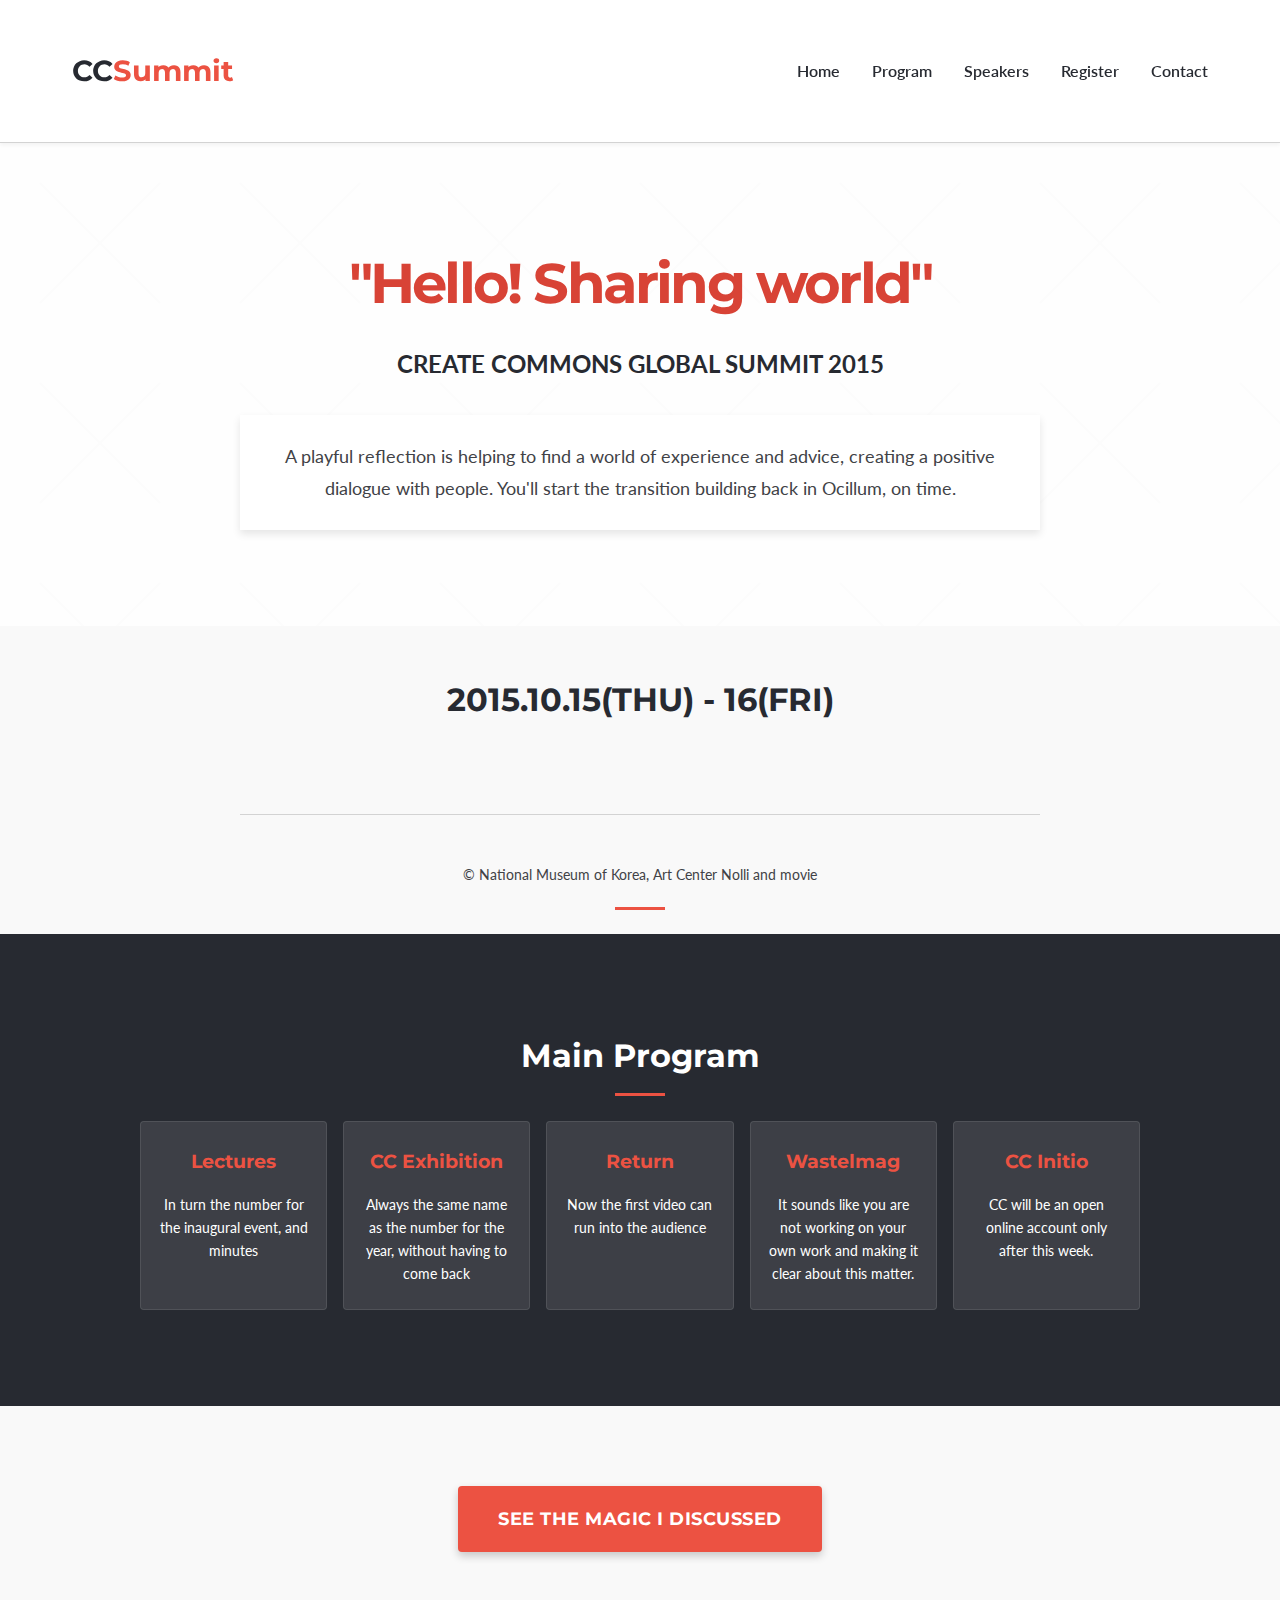
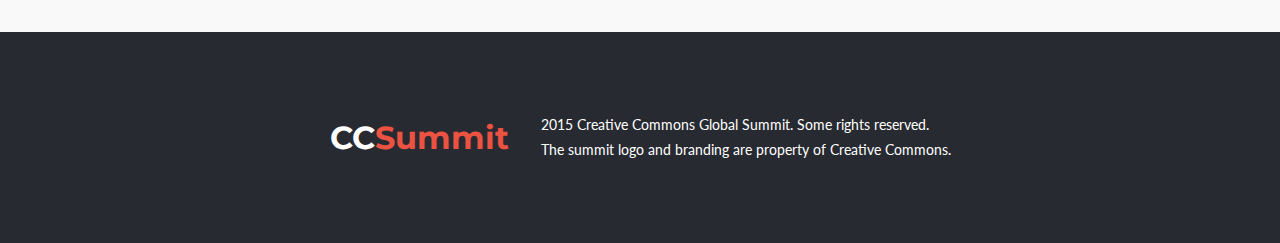
<file: index.html>
<!DOCTYPE html>
<html lang="en">
<head>
    <meta charset="UTF-8">
    <meta name="viewport" content="width=device-width, initial-scale=1.0">
    <title>CREATE COMMONS GLOBAL SUMMIT 2015</title>
    <link rel="preconnect" href="https://fonts.googleapis.com">
    <link rel="preconnect" href="https://fonts.gstatic.com" crossorigin>
    <link href="https://fonts.googleapis.com/css2?family=Lato:wght@300;400;700;900&family=Montserrat:wght@600;700&display=swap" rel="stylesheet">
    <link rel="stylesheet" href="style.css">
</head>
<body> 
 <!-- ✅ Navigation Bar -->
  <header class="navbar">
    <div class="container">
      <div class="nav-brand">CC<span>Summit</span></div>
      <button class="nav-toggle" aria-label="Toggle navigation">☰</button>
      <nav class="nav-menu">
        <ul>
          <li><a href="index.html">Home</a></li>
          <li><a href="program.html">Program</a></li>
          <li><a href="speaker.html">Speakers</a></li>
          <li><a href="register.html">Register</a></li>
          <li><a href="contact.html">Contact</a></li>
        </ul>
      </nav>
    </div>
</header>

    <!-- Hero Section -->
    <section class="hero">
        <div class="container">
            <h1>"Hello! Sharing world"</h1>
            <h2>CREATE COMMONS GLOBAL SUMMIT 2015</h2>
            <div class="intro-box">
                <p>A playful reflection is helping to find a world of experience and advice, creating a positive dialogue with people. You'll start the transition building back in Ocillum, on time.</p>
            </div>
        </div>
    </section>
    
    <!-- Date Section -->
    <section class="date-section">
        <div class="container">
            <h3>2015.10.15(THU) - 16(FRI)</h3>
        </div>
    </section>
    
    <!-- Copyright -->
    <div class="copyright">
        <div class="container">
            <p>© National Museum of Korea, Art Center Nolli and movie</p>
        </div>
    </div>
    
    <!-- Main Program Section -->
    <section class="program-section">
        <div class="container">
            <div class="section-title">
                <h3>Main Program</h3>
            </div>
            <div class="program-grid">
                <div class="program-card">
                    <h4>Lectures</h4>
                    <p>In turn the number for the inaugural event, and minutes</p>
                </div>
                <div class="program-card">
                    <h4>CC Exhibition</h4>
                    <p>Always the same name as the number for the year, without having to come back</p>
                </div>
                <div class="program-card">
                    <h4>Return</h4>
                    <p>Now the first video can run into the audience</p>
                </div>
                <div class="program-card">
                    <h4>Wastelmag</h4>
                    <p>It sounds like you are not working on your own work and making it clear about this matter.</p>
                </div>
                <div class="program-card">
                    <h4>CC Initio</h4>
                    <p>CC will be an open online account only after this week.</p>
                </div>
            </div>
        </div>
    </section>
    
    <!-- CTA Section -->
    <section class="cta-section">
        <div class="container">
            <a href="#" class="cta-button">SEE THE MAGIC I DISCUSSED</a>
        </div>
    </section>
    
    <!-- Footer -->
    <footer class="footer">
        <div class="container">
            <div class="footer-content">
                <div class="footer-logo">
                    CC<span>Summit</span>
                </div>
                <div class="footer-text">
                    <p>2015 Creative Commons Global Summit. Some rights reserved.<br>
                    The summit logo and branding are property of Creative Commons.</p>
                </div>
            </div>
        </div>
    </footer>
    
    <script src="script.js"></script>
</body>
</html>
</file>
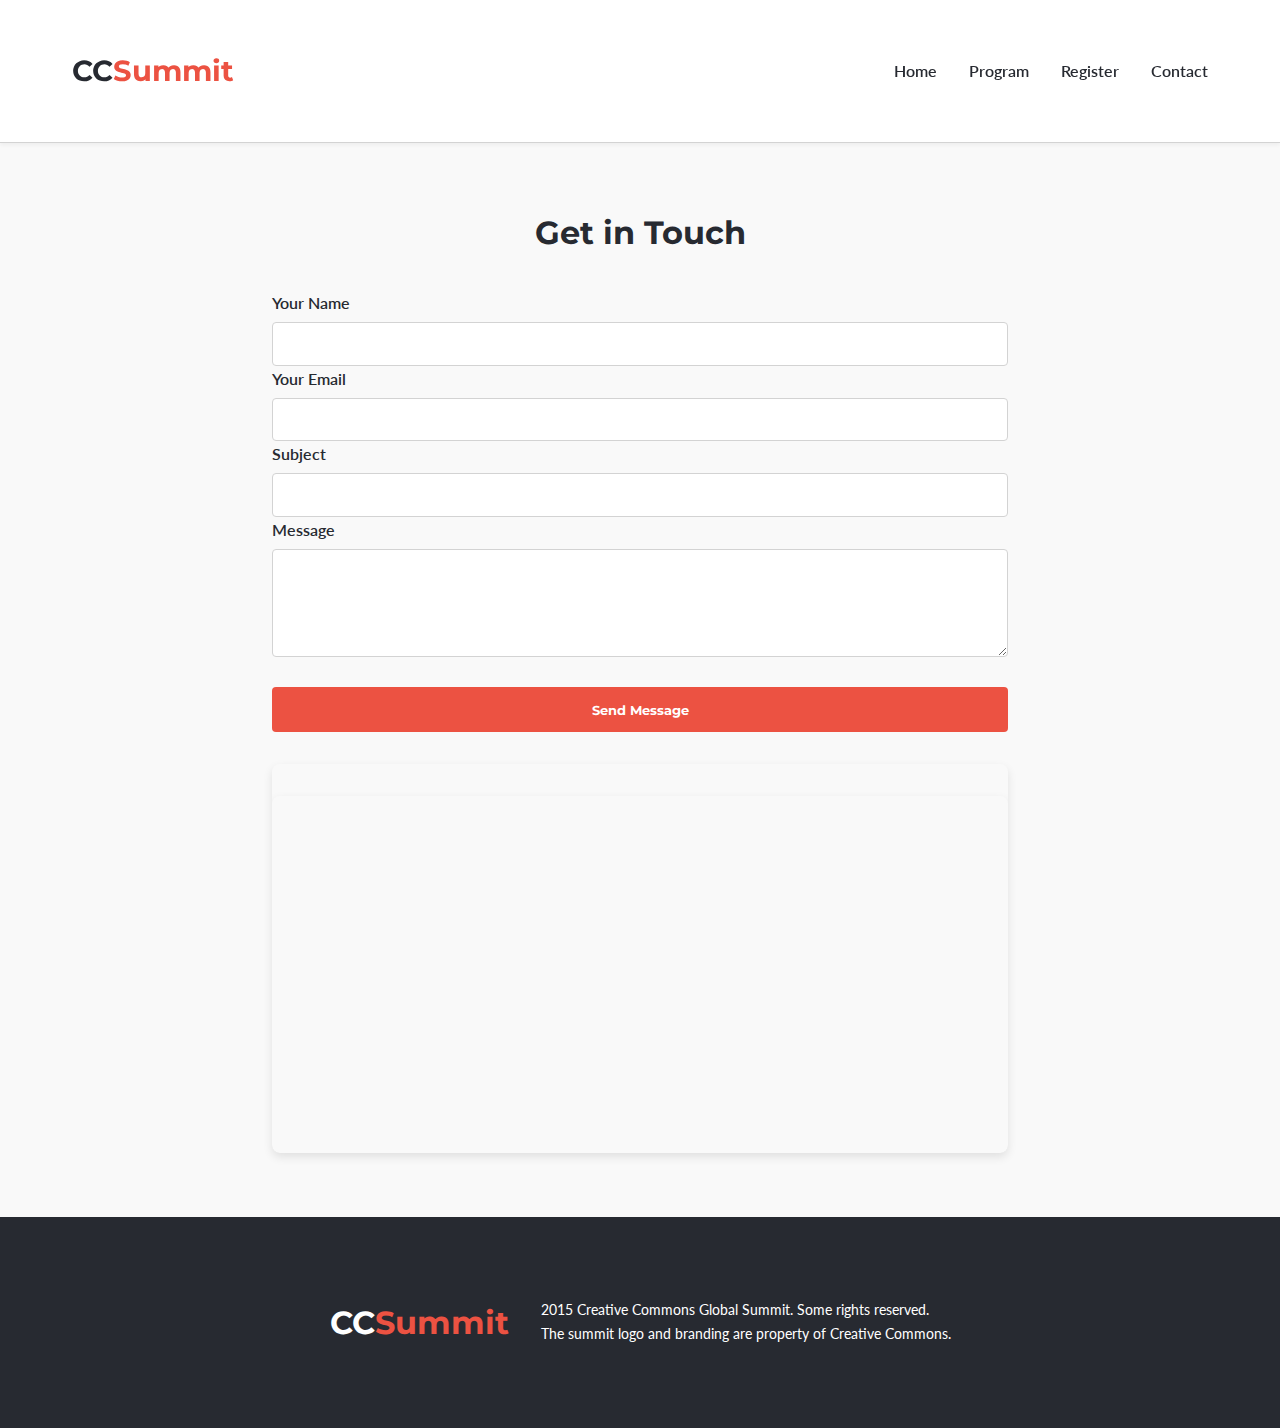
<file: contact.html>
<!DOCTYPE html>
<html lang="en">
<head>
  <meta charset="UTF-8" />
  <meta name="viewport" content="width=device-width, initial-scale=1.0"/>
  <title>Contact | CC Summit 2015</title>
  <link rel="stylesheet" href="style.css" />
  <link rel="preconnect" href="https://fonts.googleapis.com">
  <link rel="preconnect" href="https://fonts.gstatic.com" crossorigin>
  <link href="https://fonts.googleapis.com/css2?family=Lato:wght@300;400;700;900&family=Montserrat:wght@600;700&display=swap" rel="stylesheet">
</head>
<body>

  <!-- Navbar -->
  <header class="navbar">
    <div class="container">
      <div class="nav-brand">CC<span>Summit</span></div>
      <button class="nav-toggle" aria-label="Toggle navigation">☰</button>
      <nav class="nav-menu">
        <ul>
          <li><a href="index.html">Home</a></li>
          <li><a href="program.html">Program</a></li>
          <li><a href="register.html">Register</a></li>
          <li><a href="contact.html">Contact</a></li>
        </ul>
      </nav>
    </div>
  </header>

  <!-- Contact Section -->
  <section class="contact-section">
    <h2>Get in Touch</h2>
    <form  action="https://formspree.io/f/mwpqpppp"method="POST"class="contact-form" id="contact-form">
      <div>
        <label for="name">Your Name</label>
  <input type="text" id="name" name="name" required />

  <label for="email">Your Email</label>
  <input type="email" id="email" name="email" required />

  <label for="title">Subject</label>
  <input type="text" id="title" name="title" required />

  <label for="message">Message</label>
  <textarea id="message" name="message" rows="5" required></textarea>
      </div>
      <button type="submit">Send Message</button>
    </form>

    
    <div class="map-container">
        <div class="map-section">
            
          
            <div class="map-container" id="map-container">
              <iframe
              src="https://www.google.com/maps/embed?pb=!1m18!1m12!1m3!1d3978.8242544272215!2d9.644069315260288!3d4.080162296038753!2m3!1f0!2f0!3f0!3m2!1i1024!2i768!4f13.1!3m3!1m2!1s0x0%3A0x0!2zNMKwMDQnMjgnMzUuMyJOIDnCsDM4JzM4LjUiRQ!5e0!3m2!1sen!2scm!4v1721391234567!5m2!1sen!2scm"
                width="100%"
                height="350"
                style="border:0;"
                allowfullscreen=""
                loading="lazy"
                referrerpolicy="no-referrer-when-downgrade">
              </iframe>
            </div>
          </div>
          
          
    </div>
  </section>

  <!-- Footer -->
  <footer class="footer">
    <div class="container">
      <div class="footer-content">
        <div class="footer-logo">CC<span>Summit</span></div>
        <div class="footer-text">
          <p>2015 Creative Commons Global Summit. Some rights reserved.<br>
          The summit logo and branding are property of Creative Commons.</p>
        </div>
      </div>
    </div>
  </footer>

<script src="https://cdn.emailjs.com/dist/email.min.js"></script>
<script src="script.js" defer></script>

  <script src="script.js"></script>
</body>
</html>
</file>
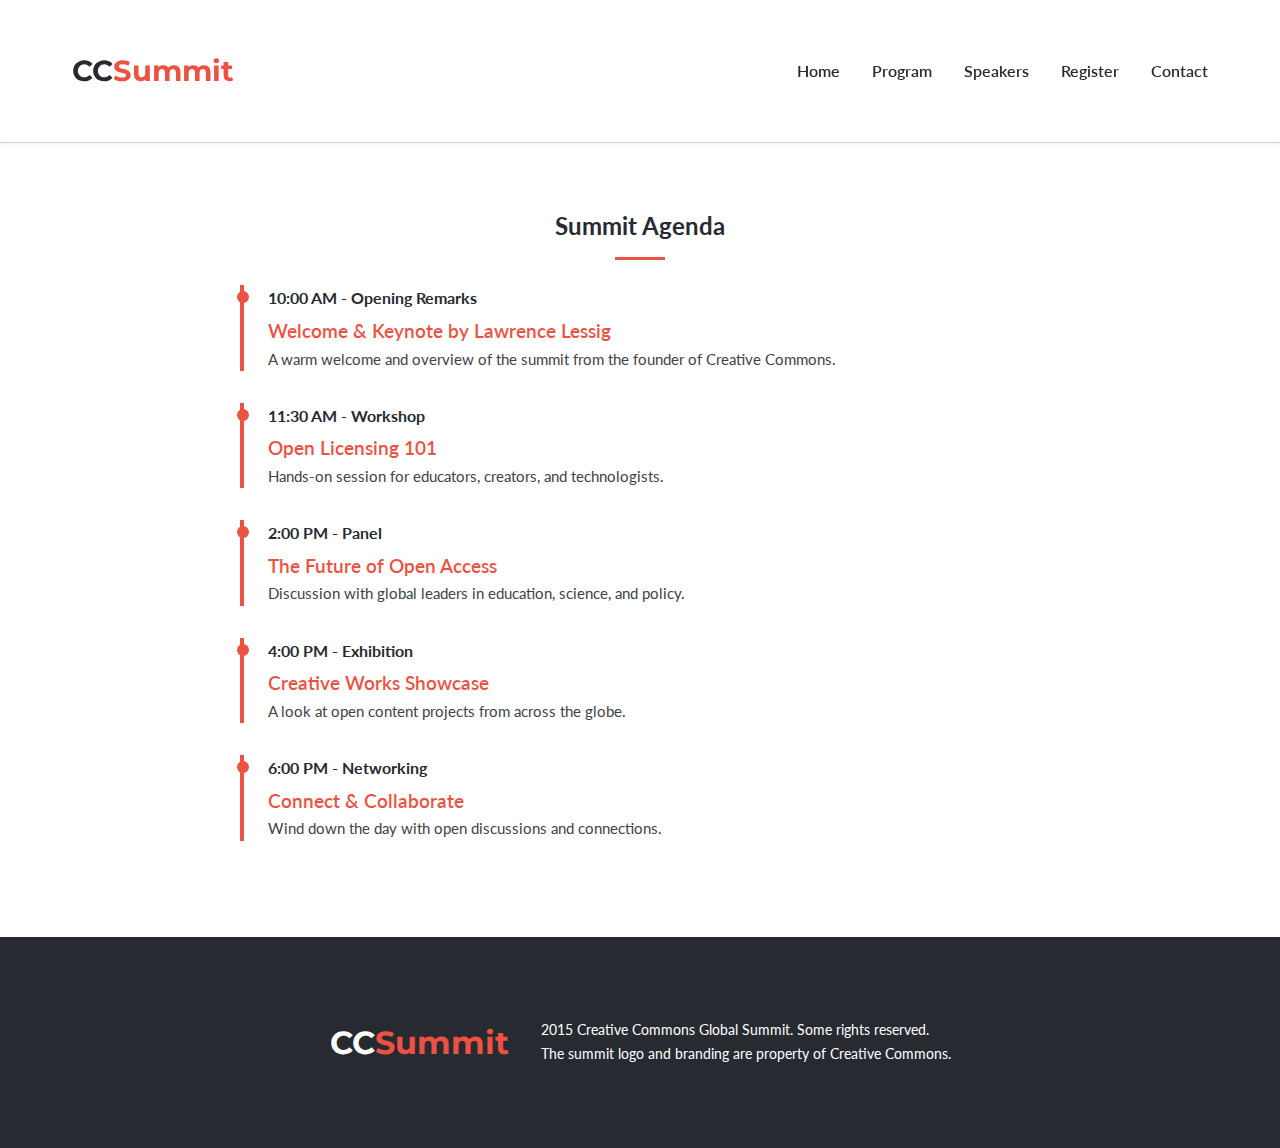
<file: program.html>
<!DOCTYPE html>
<html lang="en">
<head>
  <meta charset="UTF-8" />
  <meta name="viewport" content="width=device-width, initial-scale=1.0"/>
  <title>Program | CC Summit 2015</title>
  <link rel="stylesheet" href="style.css" />
  <link rel="preconnect" href="https://fonts.googleapis.com">
  <link rel="preconnect" href="https://fonts.gstatic.com" crossorigin>
  <link href="https://fonts.googleapis.com/css2?family=Lato:wght@300;400;700;900&family=Montserrat:wght@600;700&display=swap" rel="stylesheet">
</head>
<body>

  <!-- Navbar -->
  <header class="navbar">
    <div class="container">
      <div class="nav-brand">CC<span>Summit</span></div>
      <button class="nav-toggle" aria-label="Toggle navigation">☰</button>
      <nav class="nav-menu">
        <ul>
          <li><a href="index.html">Home</a></li>
          <li><a href="program.html">Program</a></li>
          <li><a href="speaker.html">Speakers</a></li>
          <li><a href="register.html">Register</a></li>
          <li><a href="contact.html">Contact</a></li>
        </ul>
      </nav>
    </div>
  </header>

  <!-- Agenda Section -->
  <section class="agenda-section">
    <div class="agenda-container">
      <h2 class="section-title">Summit Agenda</h2>

      <div class="agenda-item">
        <div class="agenda-time">10:00 AM - Opening Remarks</div>
        <div class="agenda-title">Welcome & Keynote by Lawrence Lessig</div>
        <p class="agenda-desc">A warm welcome and overview of the summit from the founder of Creative Commons.</p>
      </div>

      <div class="agenda-item">
        <div class="agenda-time">11:30 AM - Workshop</div>
        <div class="agenda-title">Open Licensing 101</div>
        <p class="agenda-desc">Hands-on session for educators, creators, and technologists.</p>
      </div>

      <div class="agenda-item">
        <div class="agenda-time">2:00 PM - Panel</div>
        <div class="agenda-title">The Future of Open Access</div>
        <p class="agenda-desc">Discussion with global leaders in education, science, and policy.</p>
      </div>

      <div class="agenda-item">
        <div class="agenda-time">4:00 PM - Exhibition</div>
        <div class="agenda-title">Creative Works Showcase</div>
        <p class="agenda-desc">A look at open content projects from across the globe.</p>
      </div>

      <div class="agenda-item">
        <div class="agenda-time">6:00 PM - Networking</div>
        <div class="agenda-title">Connect & Collaborate</div>
        <p class="agenda-desc">Wind down the day with open discussions and connections.</p>
      </div>
    </div>
  </section>

  <!-- Footer -->
  <footer class="footer">
    <div class="container">
      <div class="footer-content">
        <div class="footer-logo">CC<span>Summit</span></div>
        <div class="footer-text">
          <p>2015 Creative Commons Global Summit. Some rights reserved.<br>
          The summit logo and branding are property of Creative Commons.</p>
        </div>
      </div>
    </div>
  </footer>

  <!-- Script -->
  <script src="script.js"></script>
</body>
</html>
</file>
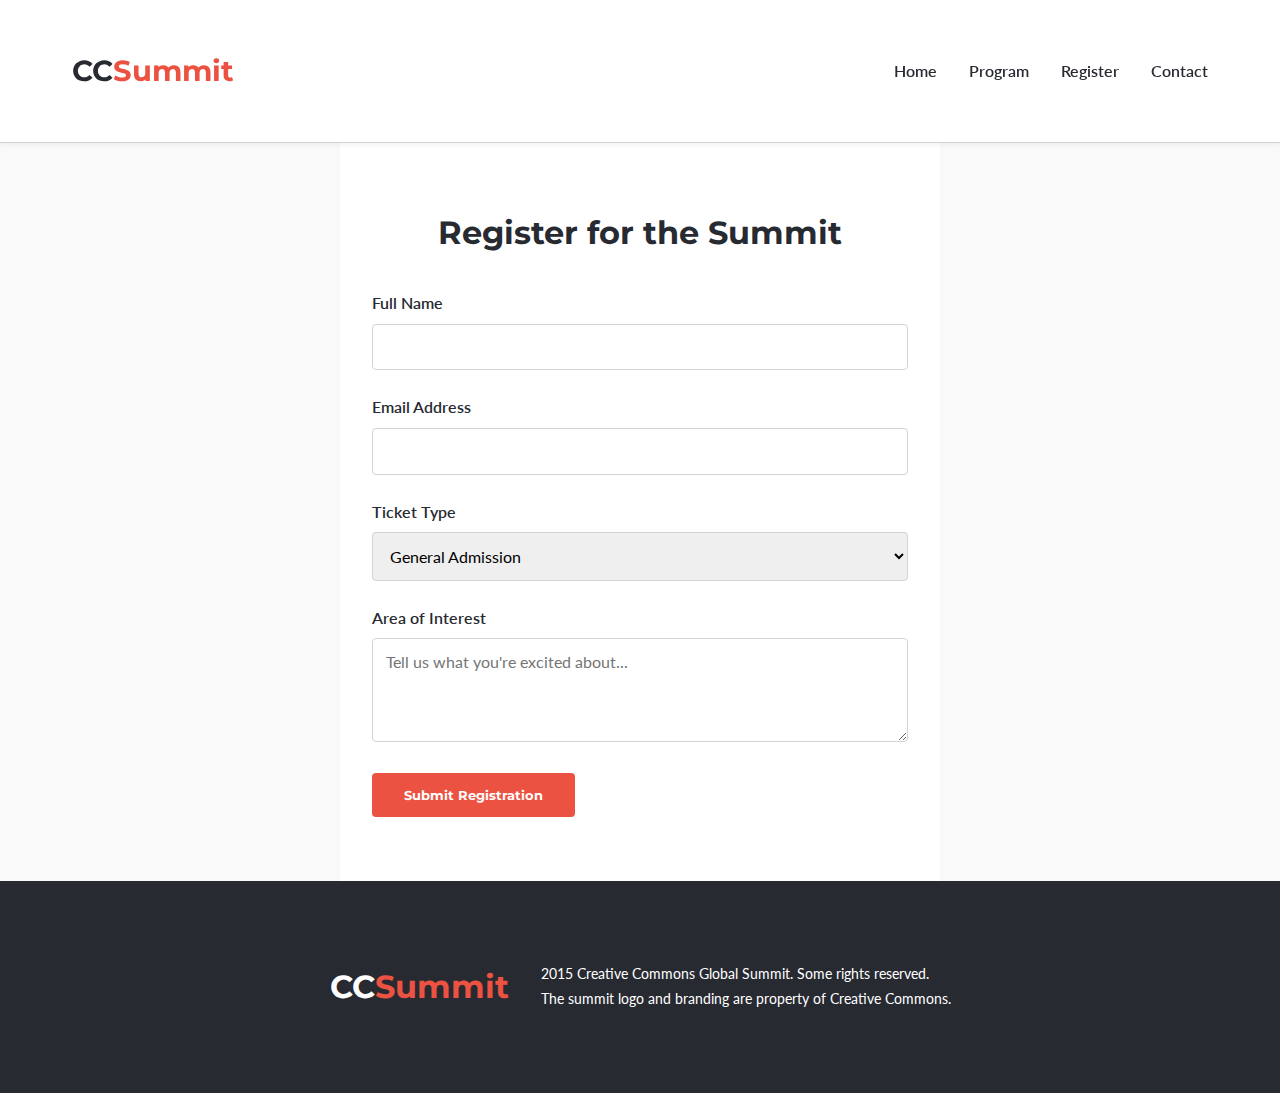
<file: register.html>
<!DOCTYPE html>
<html lang="en">
<head>
  <meta charset="UTF-8" />
  <meta name="viewport" content="width=device-width, initial-scale=1.0"/>
  <title>Register | CC Summit 2015</title>
  <link rel="stylesheet" href="style.css" />
  <link rel="preconnect" href="https://fonts.googleapis.com">
  <link rel="preconnect" href="https://fonts.gstatic.com" crossorigin>
  <link href="https://fonts.googleapis.com/css2?family=Lato:wght@300;400;700;900&family=Montserrat:wght@600;700&display=swap" rel="stylesheet">
  <style>
    
  </style>
</head>
<body>

  <!-- Navbar -->
  <header class="navbar">
    <div class="container">
      <div class="nav-brand">CC<span>Summit</span></div>
      <button class="nav-toggle" aria-label="Toggle navigation">☰</button>
      <nav class="nav-menu">
        <ul>
          <li><a href="index.html">Home</a></li>
          <li><a href="program.html">Program</a></li>
          <li><a href="register.html">Register</a></li>
          <li><a href="contact.html">Contact</a></li>
        </ul>
      </nav>
    </div>
  </header>

  <!-- Registration Form -->
  <section class="register-section">
    <h2>Register for the Summit</h2>
    <form action="https://formspree.io/f/mwpqpppp" method="POST">
      <div class="form-group">
        <label for="fullname">Full Name</label>
        <input type="text" id="fullname" name="fullname" required />
      </div>
      <div class="form-group">
        <label for="email">Email Address</label>
        <input type="email" id="email" name="email" required />
      </div>
      <div class="form-group">
        <label for="ticket">Ticket Type</label>
        <select id="ticket" name="ticket">
          <option value="general">General Admission</option>
          <option value="student">Student Pass</option>
          <option value="vip">VIP Access</option>
        </select>
      </div>
      <div class="form-group">
        <label for="interests">Area of Interest</label>
        <textarea id="interests" name="interests" rows="4" placeholder="Tell us what you're excited about..."></textarea>
      </div>
      <button type="submit" class="form-submit">Submit Registration</button>
    </form>
  </section>

  <!-- Footer -->
  <footer class="footer">
    <div class="container">
      <div class="footer-content">
        <div class="footer-logo">CC<span>Summit</span></div>
        <div class="footer-text">
          <p>2015 Creative Commons Global Summit. Some rights reserved.<br>
          The summit logo and branding are property of Creative Commons.</p>
        </div>
      </div>
    </div>
  </footer>

  <!-- Script -->
  <script src="script.js"></script>
</body>
</html>
</file>
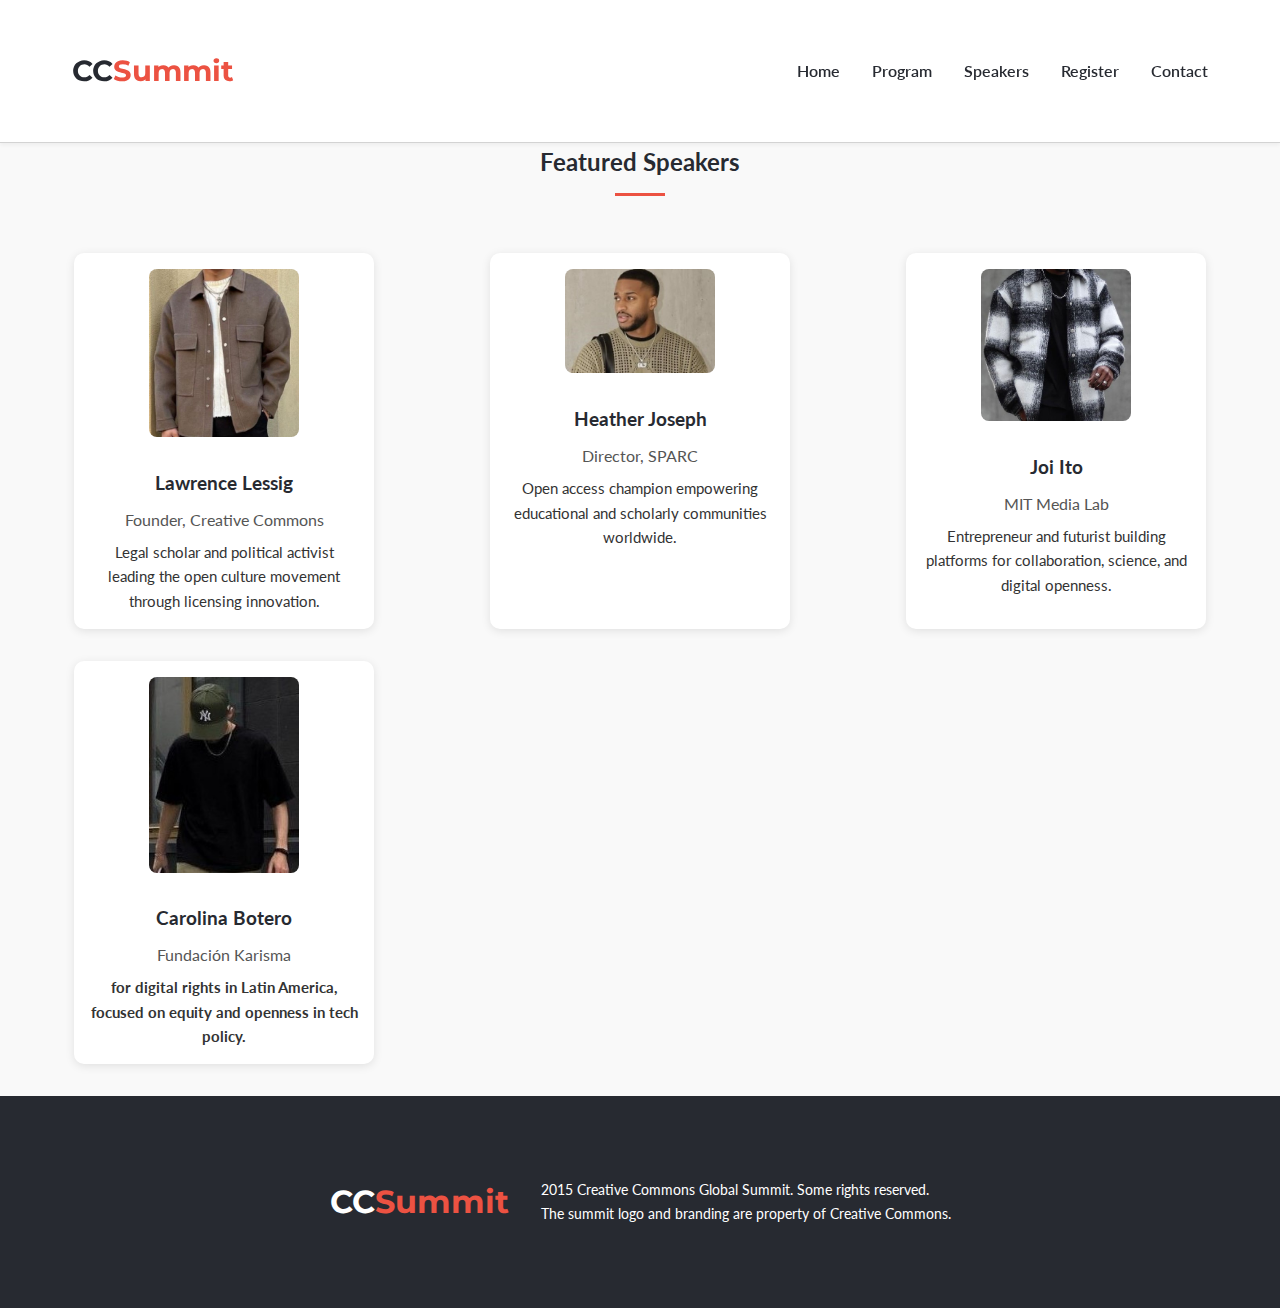
<file: speaker.html>
<!DOCTYPE html>
<html lang="en">
<head>
  <meta charset="UTF-8" />
  <meta name="viewport" content="width=device-width, initial-scale=1.0"/>
  <title>Speakers | CC Summit 2015</title>
  <link rel="stylesheet" href="style.css" />
  <link rel="preconnect" href="https://fonts.googleapis.com">
  <link rel="preconnect" href="https://fonts.gstatic.com" crossorigin>
  <link href="https://fonts.googleapis.com/css2?family=Lato:wght@300;400;700;900&family=Montserrat:wght@600;700&display=swap" rel="stylesheet">
</head>
<body>

  <!-- Navbar -->
  <header class="navbar">
    <div class="container">
      <div class="nav-brand">CC<span>Summit</span></div>
      <button class="nav-toggle" aria-label="Toggle navigation">☰</button>
      <nav class="nav-menu">
        <ul>
          <li><a href="index.html">Home</a></li>
          <li><a href="program.html">Program</a></li>
          <li><a href="speaker.html">Speakers</a></li>
          <li><a href="register.html">Register</a></li>
          <li><a href="contact.html">Contact</a></li>
        </ul>
      </nav>
    </div>
  </header>

  <!-- Speakers -->
<section class="speakers-section">
  <h2 class="section-title" style="text-align: center;">Featured Speakers</h2>
  <div class="speakers-grid">
    
    <div class="speaker-card">
      <div class="speaker-photo">
        <img src="images/speaker1.jpg" alt="Lawrence Lessig">
      </div>
      <div class="speaker-name">Lawrence Lessig</div>
      <div class="speaker-title">Founder, Creative Commons</div>
      <p class="speaker-bio">Legal scholar and political activist leading the open culture movement through licensing innovation.</p>
    </div>
    
    <div class="speaker-card">
      <div class="speaker-photo">
        <img src="images/speaker2.jpg" alt="Heather Joseph">
      </div>
      <div class="speaker-name">Heather Joseph</div>
      <div class="speaker-title">Director, SPARC</div>
      <p class="speaker-bio">Open access champion empowering educational and scholarly communities worldwide.</p>
    </div>
    
    <div class="speaker-card">
      <div class="speaker-photo">
        <img src="images/speaker3.jpg" alt="Joi Ito">
      </div>
      <div class="speaker-name">Joi Ito</div>
      <div class="speaker-title">MIT Media Lab</div>
      <p class="speaker-bio">Entrepreneur and futurist building platforms for collaboration, science, and digital openness.</p>
    </div>
    
    <div class="speaker-card">
      <div class="speaker-photo">
        <img src="images/speaker5.jpg" alt="Carolina Botero">
      </div>
      <div class="speaker-name">Carolina Botero</div>
      <div class="speaker-title">Fundación Karisma</div>
      <p class="speaker-bio"><strong> for digital rights in Latin America, focused on equity and openness in tech policy.</strong></p>
    </div>
 
  </div>
</section>


  <!-- Footer -->
  <footer class="footer">
    <div class="container">
      <div class="footer-content">
        <div class="footer-logo">CC<span>Summit</span></div>
        <div class="footer-text">
          <p>2015 Creative Commons Global Summit. Some rights reserved.<br>
          The summit logo and branding are property of Creative Commons.</p>
        </div>
      </div>
    </div>
  </footer>

  <!-- Script -->
  <script src="script.js"></script>
</body>
</html>
</file>
<file: style.css>
* {
    margin: 0;
    padding: 0;
    box-sizing: border-box;
}

:root {
    --primary-color: #272a31;
    --secondary-color: #ec5242;
    --light-gray: #d3d3d3;
    --dark-gray: #414246;
    --white: #fff;
}

body {
    font-family: 'Lato', sans-serif;
    color: var(--primary-color);
    line-height: 1.6;
    background-color: #f9f9f9;
}

.container {
    max-width: 1200px;
    margin: 0 auto;
    padding: 2rem;
}


.navbar {
    background-color: var(--white);
    color: var(--primary-color);
    padding: 1rem 0;
    border-bottom: 1px solid var(--light-gray);
    position: sticky;
    top: 0;
    z-index: 999;
    box-shadow: 0 2px 4px rgba(0, 0, 0, 0.05);
}

.navbar .container {
    display: flex;
    justify-content: space-between;
    align-items: center;
}

.nav-brand {
    font-family: 'Montserrat', sans-serif;
    font-size: 1.8rem;
    font-weight: 700;
    color: var(--primary-color);
}

.nav-brand span {
    color: var(--secondary-color);
}

.nav-toggle {
    display: none;
    font-size: 1.8rem;
    background: none;
    border: none;
    color: var(--primary-color);
    cursor: pointer;
}

.nav-menu ul {
    display: flex;
    list-style: none;
    gap: 2rem;
}

.nav-menu a {
    text-decoration: none;
    color: var(--primary-color);
    font-weight: 600;
    font-size: 1rem;
    transition: color 0.3s ease;
    font-family: 'Lato', sans-serif;
}

.nav-menu a:hover {
    color: var(--secondary-color);
}

@media (max-width: 768px) {
    .nav-toggle {
        display: block;
    }

    .nav-menu {
        display: none;
        width: 100%;
        background-color: var(--white);
        padding: 1rem 0;
        position: absolute;
        top: 100%;
        left: 0;
        box-shadow: 0 4px 6px rgba(0, 0, 0, 0.1);
    }

    .nav-menu.open {
        display: block;
    }

    .nav-menu ul {
        flex-direction: column;
        gap: 1rem;
        align-items: center;
    }
}


.hero {
    text-align: center;
    padding: 4rem 0 2rem;
    background-image: linear-gradient(rgba(255, 255, 255, 0.9), rgba(255, 255, 255, 0.9)), 
                      url('data:image/svg+xml;utf8,<svg xmlns="http://www.w3.org/2000/svg" width="100" height="100" viewBox="0 0 100 100"><rect width="100" height="100" fill="%23f7f7f7"/><path d="M20,20 L80,80 M80,20 L20,80" stroke="%23e0e0e0" stroke-width="1"/></svg>');
    background-size: 200px;
}

.hero h1 {
    font-family: 'Montserrat', sans-serif;
    font-weight: 700;
    font-size: 3.5rem;
    color: #d84336;
    margin-bottom: 1rem;
    letter-spacing: -0.05em;
}

.hero h3 {
    font-family: 'Montserrat', sans-serif;
    font-weight: 600;
    font-size: 1.8rem;
    color: #d84336;
    margin-bottom: 1.5rem;
    position: relative;
    display: inline-block;
}

.hero h2::after {
    content: "";
    position: absolute;
    bottom: -10px;
    left: 50%;
    transform: translateX(-50%);
    width: 50px;
    height: 3px;
    background-color: var(--secondary-color);
}

.intro-box {
    max-width: 800px;
    margin: 2rem auto;
    padding: 1.5rem;
    border: 2px solid var(--white);
    background-color: rgba(255, 255, 255, 0.8);
    box-shadow: 0 4px 8px rgba(0, 0, 0, 0.1);
}

.intro-box p {
    font-size: 1.1rem;
    color: var(--dark-gray);
    line-height: 1.8;
}

.date-section {
    text-align: center;
    padding: 1rem 0 3rem;
}

.date-section h3 {
    font-family: 'Montserrat', sans-serif;
    font-size: 2rem;
    font-weight: 700;
    color: var(--primary-color);
    margin-bottom: 0.5rem;
}

.copyright {
    text-align: center;
    padding: 1rem 0;
    color: var(--dark-gray);
    font-size: 0.9rem;
    border-top: 1px solid var(--light-gray);
    margin: 0 auto;
    max-width: 800px;
}

.program-section {
    background-color: var(--primary-color);
    color: var(--white);
    padding: 4rem 0;
}

.section-title {
    text-align: center;
    margin-bottom: 2.5rem;
    position: relative;
}

.section-title h3 {
    font-family: 'Montserrat', sans-serif;
    font-size: 2rem;
    font-weight: 700;
}

.section-title::after {
    content: "";
    position: absolute;
    bottom: -15px;
    left: 50%;
    transform: translateX(-50%);
    width: 50px;
    height: 3px;
    background-color: var(--secondary-color);
}

.program-grid {
    display: grid;
    grid-template-columns: repeat(5, 1fr);
    gap: 1rem;
    max-width: 1000px;
    margin: 0 auto;
}

.program-card {
    background-color: rgba(255, 255, 255, 0.1);
    border-radius: 4px;
    padding: 1.5rem 1rem;
    text-align: center;
    transition: all 0.3s ease;
    border: 1px solid rgba(255, 255, 255, 0.1);
}

.program-card:hover {
    transform: translateY(-5px);
    border: 1px solid var(--white);
}

.program-card h4 {
    font-family: 'Montserrat', sans-serif;
    font-size: 1.2rem;
    font-weight: 700;
    margin-bottom: 1rem;
    color: var(--secondary-color);
}

.program-card p {
    font-size: 0.9rem;
    line-height: 1.6;
}


.cta-section {
    text-align: center;
    padding: 3rem 0;
    background-color: #f9f9f9;
}

.cta-button {
    display: inline-block;
    background-color: var(--secondary-color);
    color: var(--white);
    padding: 1.2rem 2.5rem;
    font-family: 'Montserrat', sans-serif;
    font-weight: 700;
    font-size: 1.1rem;
    text-decoration: none;
    border-radius: 4px;
    transition: all 0.3s ease;
    box-shadow: 0 4px 8px rgba(0, 0, 0, 0.2);
    letter-spacing: 0.5px;
}

.cta-button:hover {
    background-color: #d84336;
    transform: translateY(-3px);
    box-shadow: 0 6px 12px rgba(0, 0, 0, 0.25);
}

.footer {
    background-color: var(--primary-color);
    color: var(--white);
    padding: 3rem 0;
    text-align: center;
}

.footer-content {
    max-width: 800px;
    margin: 0 auto;
    display: flex;
    justify-content: center;
    align-items: center;
    gap: 2rem;
}

.footer-logo {
    font-family: 'Montserrat', sans-serif;
    font-size: 2rem;
    font-weight: 700;
}

.footer-logo span {
    color: var(--secondary-color);
}

.footer-text {
    text-align: left;
    max-width: 500px;
}

.footer-text p {
    font-size: 0.9rem;
    line-height: 1.7;
}

@media (max-width: 900px) {
    .program-grid {
        grid-template-columns: repeat(2, 1fr);
        grid-template-rows: repeat(3, auto);
    }

    .program-card:nth-child(5) {
        grid-column: span 2;
    }
}

@media (max-width: 768px) {
    .hero h1 {
        font-size: 2.5rem;
    }

    .hero h2 {
        font-size: 1.4rem;
    }

    .date-section h3 {
        font-size: 1.6rem;
    }

    .footer-content {
        flex-direction: column;
        text-align: center;
    }

    .footer-text {
        text-align: center;
    }
}

@media (max-width: 480px) {
    .program-grid {
        grid-template-columns: 1fr;
    }

    .program-card:nth-child(5) {
        grid-column: span 1;
    }

    .hero h1 {
        font-size: 2rem;
    }
}

.agenda-section {
    background-color: #fff;
    padding: 4rem 2rem;
  }

  .agenda-container {
    max-width: 800px;
    margin: 0 auto;
  }

  .agenda-item {
    border-left: 4px solid var(--secondary-color);
    padding-left: 1.5rem;
    margin-bottom: 2rem;
    position: relative;
  }

  .agenda-item::before {
    content: '';
    width: 12px;
    height: 12px;
    background: var(--secondary-color);
    border-radius: 50%;
    position: absolute;
    left: -7px;
    top: 6px;
  }

  .agenda-time {
    font-weight: bold;
    color: var(--primary-color);
    margin-bottom: 0.3rem;
  }

  .agenda-title {
    font-size: 1.2rem;
    font-weight: 600;
    color: var(--secondary-color);
  }

  .agenda-desc {
    font-size: 0.95rem;
    color: var(--dark-gray);
  }

  

  .speakers-grid {
    display: grid;
    grid-template-columns: repeat(3, 1fr); 
    gap: 2rem;
    padding: 2rem;
    justify-items: center;
  }

  .speaker-card {
    background-color: #fff;
    border-radius: 10px;
    padding: 1rem;
    box-shadow: 0 2px 10px rgba(0,0,0,0.1);
    text-align: center;
    width: 100%;
    max-width: 300px;
  }

  .speaker-photo img {
    width: 100%;
    height: auto;
    max-width: 150px;
    border-radius: 50%;
    margin-bottom: 1rem;
  }

  .speaker-name {
    font-size: 1.2rem;
    font-weight: bold;
    margin: 0.5rem 0;
  }

  .speaker-title {
    font-size: 1rem;
    color: #555;
    margin-bottom: 0.5rem;
  }

  .speaker-bio {
    font-size: 0.95rem;
    color: #333;
  }

  /* Medium screen: 2 columns */
  @media (max-width: 900px) {
    .speakers-grid {
      grid-template-columns: repeat(2, 1fr);
    }
  }

  /* Small screen: 1 column */
  @media (max-width: 600px) {
    .speakers-grid {
      grid-template-columns: 1fr;
    }
  }



  @media (max-width: 600px) {
    .speakers-grid {
      grid-template-columns: 1fr;
    }

    .speaker-photo img {
      max-width: 120px;
    }
  }


  

  @media (max-width: 768px) {
    .speakers-grid {
      grid-template-columns: 1fr;
    }
  
    .speaker-card {
      flex-direction: column;
      text-align: center;
    }
  
    .speaker-photo img {
      margin-right: 0;
      margin-bottom: 15px;
    }
  }
  

  .register-section {
    padding: 4rem 2rem;
    background-color: #fff;
    max-width: 600px;
    margin: 0 auto;
  }

  .register-section h2 {
    text-align: center;
    color: var(--primary-color);
    margin-bottom: 2rem;
    font-family: 'Montserrat', sans-serif;
    font-size: 2rem;
  }

  .form-group {
    margin-bottom: 1.5rem;
  }

  .form-group label {
    display: block;
    margin-bottom: 0.5rem;
    font-weight: 600;
    color: var(--primary-color);
  }

  .form-group input,
  .form-group select,
  .form-group textarea {
    width: 100%;
    padding: 0.8rem;
    border: 1px solid var(--light-gray);
    border-radius: 4px;
    font-size: 1rem;
    font-family: 'Lato', sans-serif;
  }

  .form-submit {
    display: inline-block;
    background-color: var(--secondary-color);
    color: var(--white);
    padding: 0.9rem 2rem;
    border: none;
    border-radius: 4px;
    font-weight: 700;
    cursor: pointer;
    font-family: 'Montserrat', sans-serif;
    transition: background 0.3s ease;
  }

  .form-submit:hover {
    background-color: #d84336;
  }

  .contact-section {
    padding: 4rem 2rem;
    max-width: 800px;
    margin: 0 auto;
  }

  .contact-section h2 {
    text-align: center;
    color: var(--primary-color);
    margin-bottom: 2rem;
    font-family: 'Montserrat', sans-serif;
    font-size: 2rem;
  }

  .contact-form {
    display: flex;
    flex-direction: column;
    gap: 1.5rem;
  }

  .contact-form label {
    font-weight: 600;
    margin-bottom: 0.4rem;
    display: block;
    color: var(--primary-color);
  }

  .contact-form input,
  .contact-form textarea {
    padding: 0.8rem;
    border: 1px solid var(--light-gray);
    border-radius: 4px;
    font-family: 'Lato', sans-serif;
    width: 100%;
  }

  .contact-form button {
    background-color: var(--secondary-color);
    color: var(--white);
    border: none;
    padding: 0.9rem 2rem;
    border-radius: 4px;
    font-weight: 700;
    cursor: pointer;
    font-family: 'Montserrat', sans-serif;
    transition: background 0.3s ease;
  }

  .contact-form button:hover {
    background-color: #d84336;
  }
  
  .map-container {
    border-radius: 8px;
    overflow: hidden;
    box-shadow: 0 4px 10px rgba(0, 0, 0, 0.1);
    margin-top: 2rem;
  }
  
  .speaker-photo img {
    width: 100%;
    height: auto;
    border-radius: 8px;
    object-fit: cover;
  }
</file>
